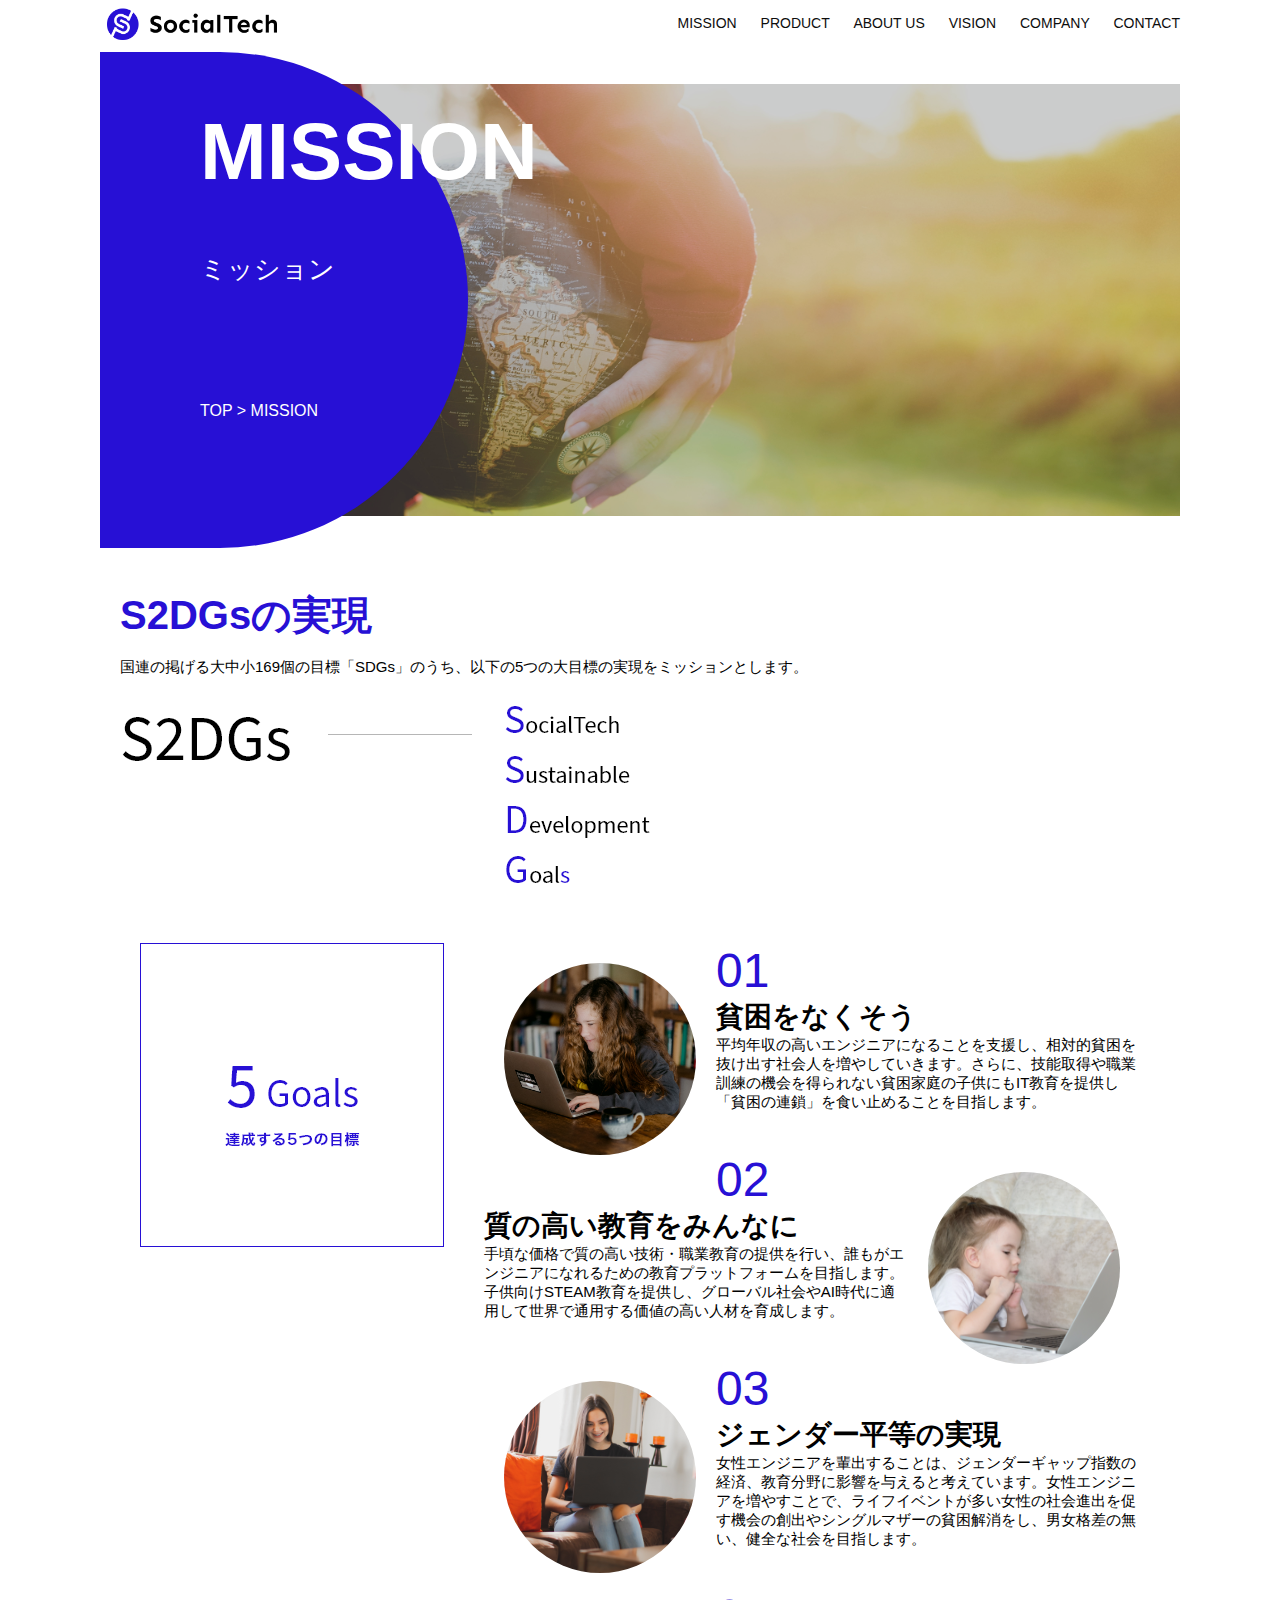
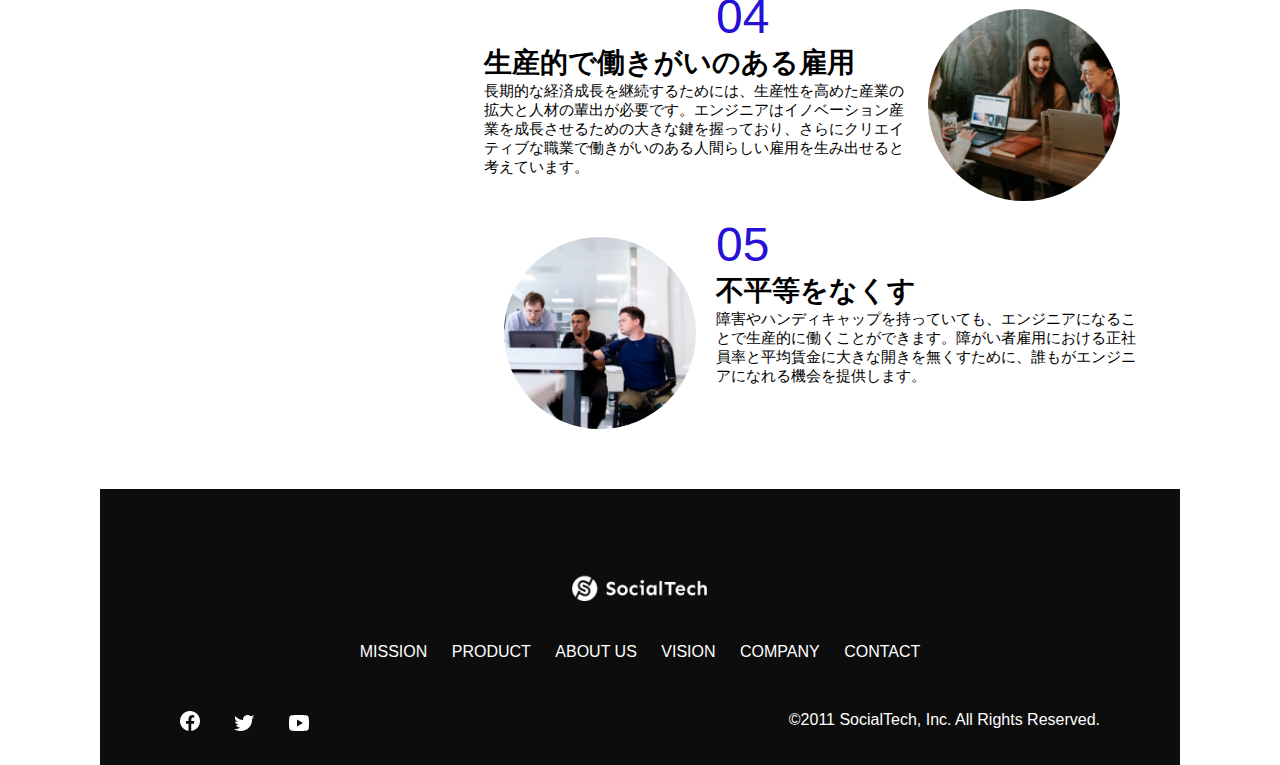
<file: mission.html>
<!DOCTYPE html>
  <html>
  <head>
    <title>SocialTech - MISSION ミッション -</title>
    <meta charset="UTF-8">
    <meta name="description" content="SocialTechが目指す5つの目標(S2DGs)を紹介します">
    <meta name="viewport" content="width=device-width, initial-scale=1.0">
    <link rel="stylesheet" href="style.css">
  </head>
  <body>
    <!-- ヘッダー -->
    <header>
      <!-- ロゴ -->
      <a href="index.html" id="logo"><img src="images/logo.png" alt="トップページに戻る"></a>

      <!-- PC用ナビゲーション -->
      <nav id="nav-pc">
        <a href="mission.html">MISSION</a>
        <a href="product.html">PRODUCT</a>
        <a href="index.html#aboutus">ABOUT US</a>
        <a href="index.html#vision">VISION</a>
        <a href="index.html#company">COMPANY</a>
        <a href="index.html#contact">CONTACT</a>
      </nav>
      <!-- スマホ用メニューボタン -->
      <img id="menu-sp" src="images/button-menu.png" alt="ナビゲーションを開く" onclick="document.getElementById('nav-sp').style.display = 'block'">

      <!-- スマホ用ナビゲーション -->
      <nav id="nav-sp">
        <img id="close" src="images/button-close.png" alt="ナビゲーションを閉じる" onclick="document.getElementById('nav-sp').style.display = 'none'">
        <a id="logo-sp" href="index.html" onclick="document.getElementById('nav-sp').style.display = 'none'"><img src="images/logo-sp.png" alt="トップページに戻る"></a>
        <a class="menu" haref="mission.html" onclick="document.getElementById('nav-sp').style.display = 'none'">MISSION</a>
        <a class="menu" haref="product.html" onclick="document.getElementById('nav-sp').style.display = 'none'">PRODUCT</a>
        <a class="menu" haref="index.html#aboutus" onclick="document.getElementById('nav-sp').style.display = 'none'">ABOUT US</a>
        <a class="menu" haref="index.html#vision" onclick="document.getElementById('nav-sp').style.display = 'none'">VISION</a>
        <a class="menu" haref="index.html#company" onclick="document.getElementById('nav-sp').style.display = 'none'">COMPANY</a>
        <a class="menu" haref="index.html#contact" onclick="document.getElementById('nav-sp').style.display = 'none'">CONTACT</a>
        <div id="sns">
          <a href="https://www.facebook.com/sejuku2013"><img src="images/button-facebook.png" alt="Facebookのリンク"></a>
          <a href="https://twitter.com/samuraijuku"><img src="images/button-twitter.png" alt="Twitterのリンク"></a>
          <a href="https://www.youtube.com/channel/UCCFOQO5aDK0xXam4cUQXT8g"><img src="images/button-youtube.png" alt="YouTubeのリンク"></a>
        </div>
      </nav>
    </header>
    <main>
      <article>
        <section id="mission-main">
          <div id="mission-title">
            <h1>MISSION</h1>
            <span>ミッション</span>
            <div>TOP > MISSION</div>
          </div>
        </section>
        <section id="mission-s2dgs">
          <h2 class="mission-h2">S2DGsの実現</h2>
          <p>国連の掲げる大中小169個の目標「SDGs」のうち、以下の5つの大目標の実現をミッションとします。</p>
          <img src="images/mission/mission-s2dgs.png" alt="S2DGs">
        </section>
        <section id="mission-5goals">
          <div>
            <img id="s2dgs-image" src="images/mission/mission-5goals.png" alt="5Goals">
          </div>
          <div>
            <div>
              <img class="fivegoals-image-left" src="images/mission/mission-5goals01.png" alt="PCを操作する女の子">
              <span class="fivegoals-number">01</span>
              <h3 class="fivegoals-h3">貧困をなくそう</h3>
              <p class="fivegoals-p">
                平均年収の高いエンジニアになることを支援し、相対的貧困を抜け出す社会人を増やしていきます。さらに、技能取得や職業訓練の機会を得られない貧困家庭の子供にもIT教育を提供し「貧困の連鎖」を食い止めることを目指します。
              </p>
            </div>
            <div>
              <img class="fivegoals-image-right" src="images/mission/mission-5goals02.png" alt="PCを見つめる小さい女の子">
              <span class="fivegoals-number">02</span>
              <h3 class="fivegoals-h3">質の高い教育をみんなに</h3>
              <p class="fivegoals-p">
                手頃な価格で質の高い技術・職業教育の提供を行い、誰もがエンジニアになれるための教育プラットフォームを目指します。子供向けSTEAM教育を提供し、グローバル社会やAI時代に適用して世界で通用する価値の高い人材を育成します。
              </p>
            </div>
            <div>
              <img class="fivegoals-image-left" src="images/mission/mission-5goals03.png" alt="PCを操作する女性">
              <span class="fivegoals-number">03</span>
              <h3 class="fivegoals-h3">ジェンダー平等の実現</h3>
              <p class="fivegoals-p">
                女性エンジニアを輩出することは、ジェンダーギャップ指数の経済、教育分野に影響を与えると考えています。女性エンジニアを増やすことで、ライフイベントが多い女性の社会進出を促す機会の創出やシングルマザーの貧困解消をし、男女格差の無い、健全な社会を目指します。
              </p>
            </div>
            <div>
              <img class="fivegoals-image-right" src="images/mission/mission-5goals04.png" alt="笑顔で話し合う3人の男女">
              <span class="fivegoals-number">04</span>
              <h3 class="fivegoals-h3">生産的で働きがいのある雇用</h3>
              <p class="fivegoals-p">
                長期的な経済成長を継続するためには、生産性を高めた産業の拡大と人材の輩出が必要です。エンジニアはイノベーション産業を成長させるための大きな鍵を握っており、さらにクリエイティブな職業で働きがいのある人間らしい雇用を生み出せると考えています。
              </p>
            </div>
            <div>
              <img class="fivegoals-image-left" src="images/mission/mission-5goals05.png" alt="">
              <span class="fivegoals-number">05</span>
              <h3 class="fivegoals-h3">不平等をなくす</h3>
              <p class="fivegoals-p">
                障害やハンディキャップを持っていても、エンジニアになることで生産的に働くことができます。障がい者雇用における正社員率と平均賃金に大きな開きを無くすために、誰もがエンジニアになれる機会を提供します。
              </p>
            </div>
          </div>
        </section>
      </article>
      <footer>
        <div id="footer-logo">
          <img src="images/logo-sp.png" alt="SocialTech">
        </div>
        <div id="footer-link">
          <a href="mission.html">MISSION</a>
          <a href="product.html">PRODUCT</a>
          <a href="index.html#aboutus">ABOUT US</a>
          <a href="index.html#vision">VISION</a>
          <a href="index.html#company">COMPANY</a>
          <a href="index.html#contact">CONTACT</a>
        </div>
        <div id="sns-footer">
          <a href="https://www.facebook.com/sejuku2013"><img src="images/button-facebook.png" alt="Facebookのリンク"></a>
          <a href="https://twitter.com/samuraijuku"><img src="images/button-twitter.png" alt="Twitterのリンク"></a>
          <a href="https://www.youtube.com/channel/UCCFOQO5aDK0xXam4cUQXT8g"><img src="images/button-youtube.png" alt="YouTubeのリンク"></a>
          <span id="copyright">&copy;2011 SocialTech, Inc. All Rights Reserved.</span>
        </div>
      </footer>
    </main>
  </body>
  </html>
</file>
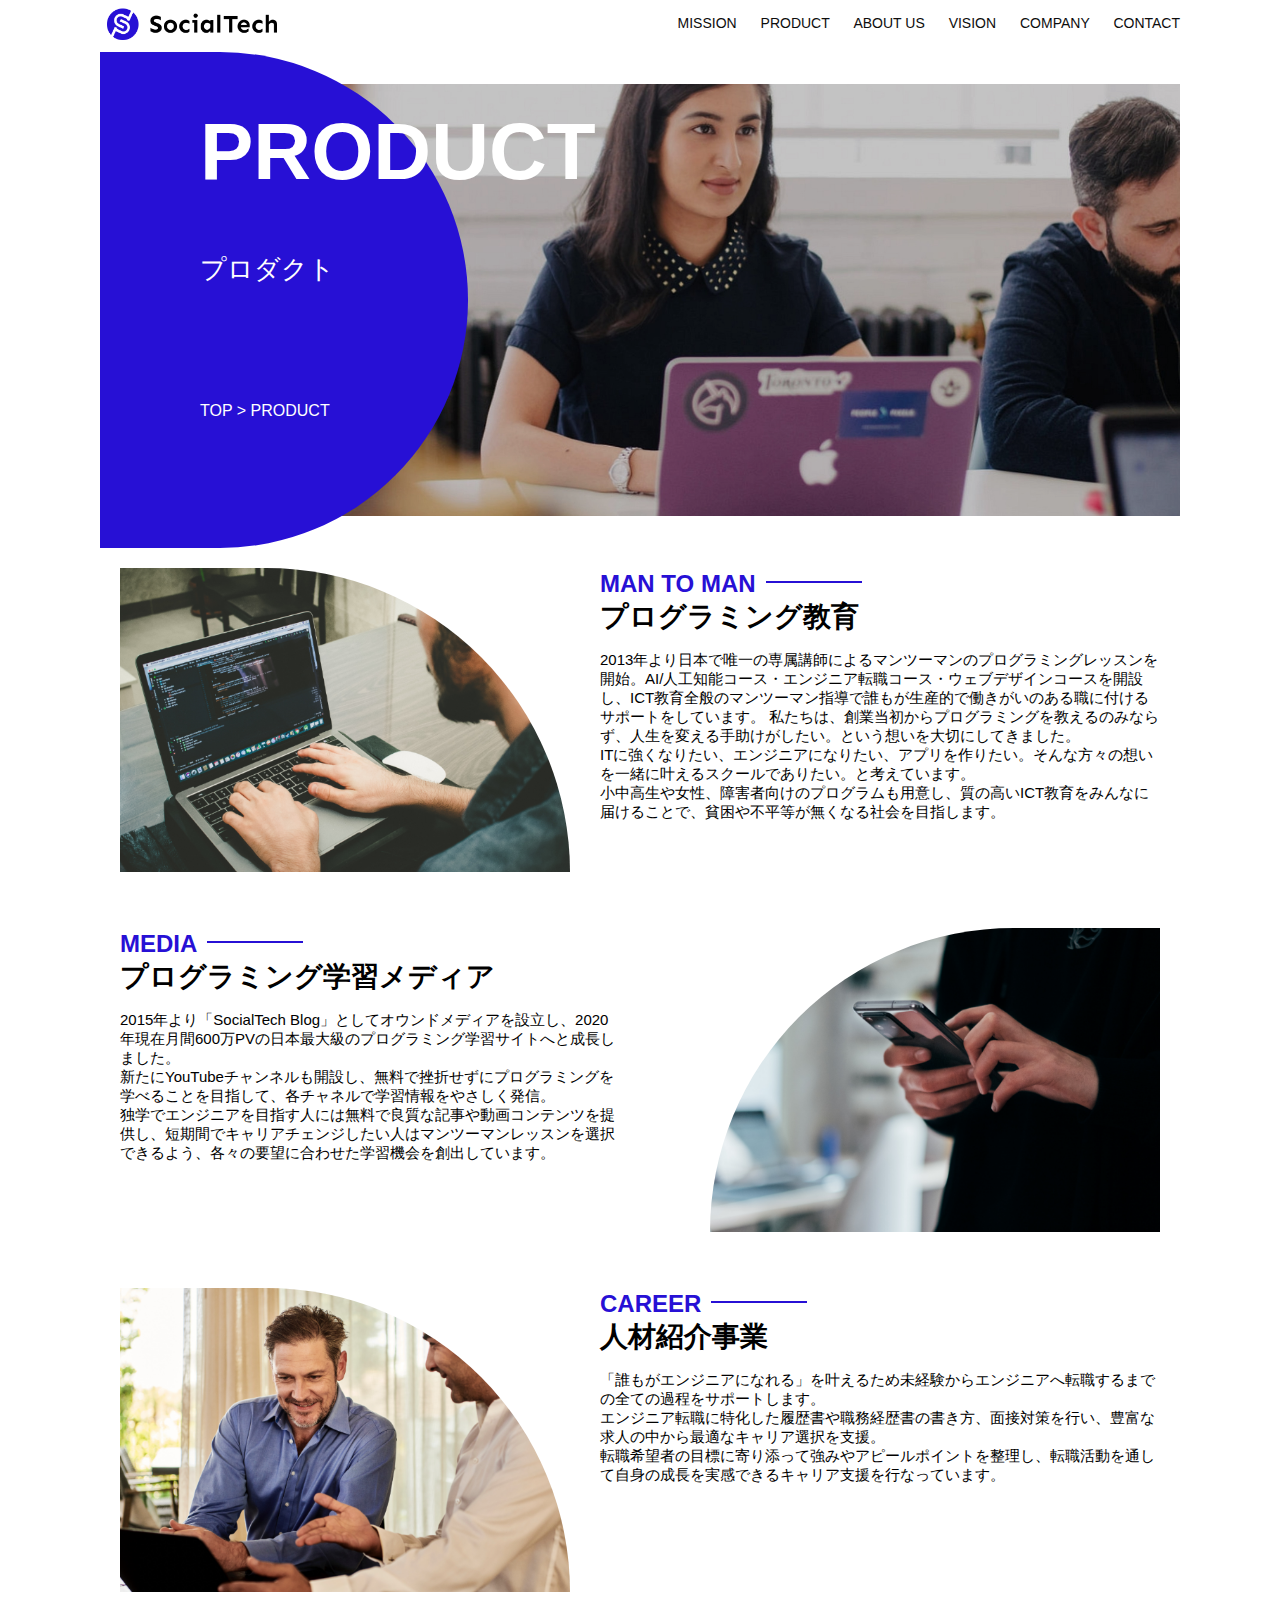
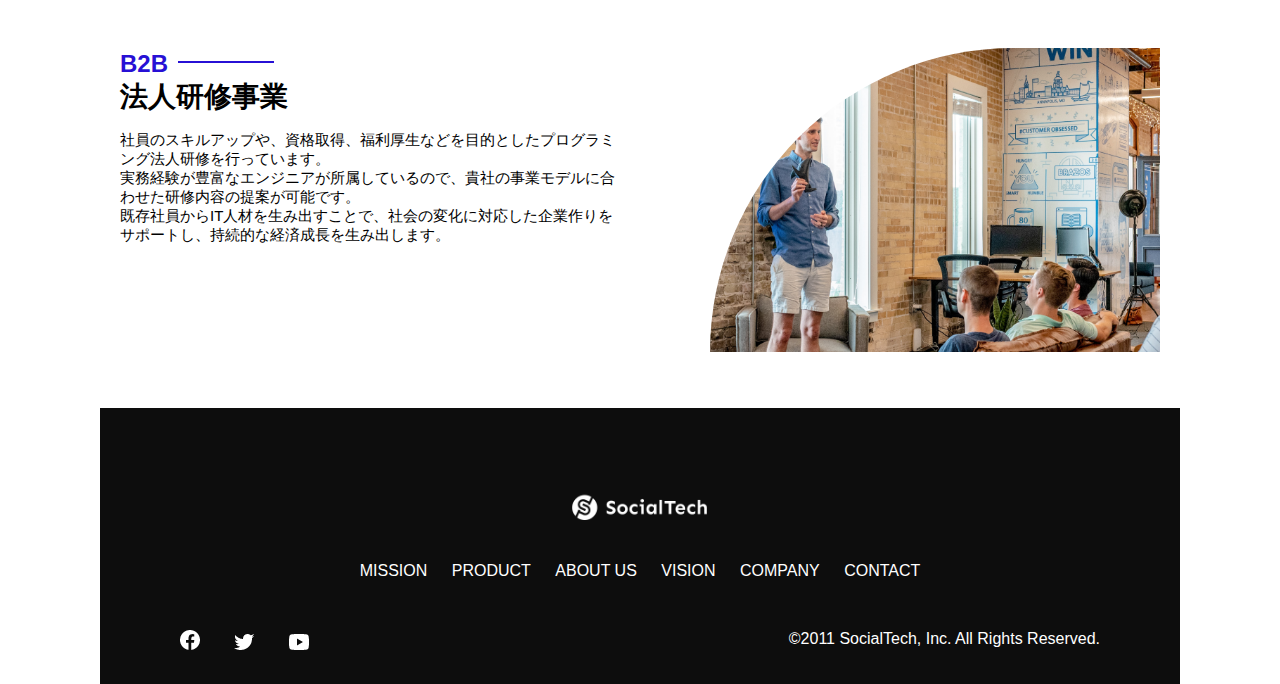
<file: product.html>
<!DOCTYPE html>
  <html>
  <head>
    <title>SocialTech -PRODUCT プロダクト-</title>
    <meta charset="UTF-8">
    <meta name="description" content="SocialTechの4つのプロダクトを紹介します">
    <meta name="viewport" content="width=device-width, initial-scale=1.0">
    <link rel="stylesheet" href="style.css">
  </head>
  <body>
    <!-- ヘッダー -->
    <header>
      <!-- ロゴ -->
      <a href="index.html" id="logo"><img src="images/logo.png" alt="トップページに戻る"></a>

      <!-- PC用ナビゲーション -->
      <nav id="nav-pc">
        <a href="mission.html">MISSION</a>
        <a href="product.html">PRODUCT</a>
        <a href="index.html#aboutus">ABOUT US</a>
        <a href="index.html#vision">VISION</a>
        <a href="index.html#company">COMPANY</a>
        <a href="index.html#contact">CONTACT</a>
      </nav>
      <!-- スマホ用メニューボタン -->
      <img id="menu-sp" src="images/button-menu.png" alt="ナビゲーションを開く" onclick="document.getElementById('nav-sp').style.display = 'block'">

      <!-- スマホ用ナビゲーション -->
      <nav id="nav-sp">
        <img id="close" src="images/button-close.png" alt="ナビゲーションを閉じる" onclick="document.getElementById('nav-sp').style.display = 'none'">
        <a id="logo-sp" href="index.html" onclick="document.getElementById('nav-sp').style.display = 'none'"><img src="images/logo-sp.png" alt="トップページに戻る"></a>
        <a class="menu" haref="mission.html" onclick="document.getElementById('nav-sp').style.display = 'none'">MISSION</a>
        <a class="menu" haref="product.html" onclick="document.getElementById('nav-sp').style.display = 'none'">PRODUCT</a>
        <a class="menu" haref="index.html#aboutus" onclick="document.getElementById('nav-sp').style.display = 'none'">ABOUT US</a>
        <a class="menu" haref="index.html#vision" onclick="document.getElementById('nav-sp').style.display = 'none'">VISION</a>
        <a class="menu" haref="index.html#company" onclick="document.getElementById('nav-sp').style.display = 'none'">COMPANY</a>
        <a class="menu" haref="index.html#contact" onclick="document.getElementById('nav-sp').style.display = 'none'">CONTACT</a>
        <div id="sns">
          <a href="https://www.facebook.com/sejuku2013"><img src="images/button-facebook.png" alt="Facebookのリンク"></a>
          <a href="https://twitter.com/samuraijuku"><img src="images/button-twitter.png" alt="Twitterのリンク"></a>
          <a href="https://www.youtube.com/channel/UCCFOQO5aDK0xXam4cUQXT8g"><img src="images/button-youtube.png" alt="YouTubeのリンク"></a>
        </div>
      </nav>
    </header>
    <main>
      <article>
        <section id="product-main">
          <div id="product-title">
            <h1>PRODUCT</h1>
            <span>プロダクト</span>
            <div>TOP > PRODUCT</div>
          </div>
        </section>
        <section class="product-section1">
          <img src="images/product/product-mantoman.png" alt="PCでコードを書く男性">
          <div>
            <h2 class="product-h2">MAN TO MAN</h2>
            <h3 class="product-h3">プログラミング教育</h3>
            <p>
              2013年より日本で唯一の専属講師によるマンツーマンのプログラミングレッスンを開始。AI/人工知能コース・エンジニア転職コース・ウェブデザインコースを開設し、ICT教育全般のマンツーマン指導で誰もが生産的で働きがいのある職に付けるサポートをしています。
              私たちは、創業当初からプログラミングを教えるのみならず、人生を変える手助けがしたい。という想いを大切にしてきました。<br>ITに強くなりたい、エンジニアになりたい、アプリを作りたい。そんな方々の想いを一緒に叶えるスクールでありたい。と考えています。<br>小中高生や女性、障害者向けのプログラムも用意し、質の高いICT教育をみんなに届けることで、貧困や不平等が無くなる社会を目指します。
            </p>
          </div>
        </section>
        <section class="product-section2">
          <div>
            <h2 class="product-h2">MEDIA</h2>
            <h3 class="product-h3">プログラミング学習メディア</h3>
            <p>2015年より「SocialTech
              Blog」としてオウンドメディアを設立し、2020年現在月間600万PVの日本最大級のプログラミング学習サイトへと成長しました。<br>新たにYouTubeチャンネルも開設し、無料で挫折せずにプログラミングを学べることを目指して、各チャネルで学習情報をやさしく発信。<br>独学でエンジニアを目指す人には無料で良質な記事や動画コンテンツを提供し、短期間でキャリアチェンジしたい人はマンツーマンレッスンを選択できるよう、各々の要望に合わせた学習機会を創出しています。
            </p>
          </div>
          <img src="images/product/product-media.png" alt="スマートフォンを操作する人">
        </section>
        <section class="product-section1">
          <img src="images/product/product-career.png" alt="笑顔で話し合う2人の男性">
          <div>
            <h2 class="product-h2">CAREER</h2>
            <h3 class="product-h3">人材紹介事業</h3>
            <p>
              「誰もがエンジニアになれる」を叶えるため未経験からエンジニアへ転職するまでの全ての過程をサポートします。<br>エンジニア転職に特化した履歴書や職務経歴書の書き方、面接対策を行い、豊富な求人の中から最適なキャリア選択を支援。<br>転職希望者の目標に寄り添って強みやアピールポイントを整理し、転職活動を通して自身の成長を実感できるキャリア支援を行なっています。<br>
            </p>
          </div>
        </section>
        <section class="product-section2">
          <div>
            <h2 class="product-h2">B2B</h2>
            <h3 class="product-h3">法人研修事業</h3>
            <p>
              社員のスキルアップや、資格取得、福利厚生などを目的としたプログラミング法人研修を行っています。<br>実務経験が豊富なエンジニアが所属しているので、貴社の事業モデルに合わせた研修内容の提案が可能です。<br>既存社員からIT人材を生み出すことで、社会の変化に対応した企業作りをサポートし、持続的な経済成長を生み出します。
            </p>
          </div>
          <img src="images/product/product-b2b.png" alt="講演中の男性とそれを聴く人々">
        </section>
      </article>
      <footer>
        <div id="footer-logo">
          <img src="images/logo-sp.png" alt="SocialTech">
        </div>
        <div id="footer-link">
          <a href="mission.html">MISSION</a>
          <a href="product.html">PRODUCT</a>
          <a href="index.html#aboutus">ABOUT US</a>
          <a href="index.html#vision">VISION</a>
          <a href="index.html#company">COMPANY</a>
          <a href="index.html#contact">CONTACT</a>
        </div>
        <div id="sns-footer">
          <a href="https://www.facebook.com/sejuku2013"><img src="images/button-facebook.png" alt="Facebookのリンク"></a>
          <a href="https://twitter.com/samuraijuku"><img src="images/button-twitter.png" alt="Twitterのリンク"></a>
          <a href="https://www.youtube.com/channel/UCCFOQO5aDK0xXam4cUQXT8g"><img src="images/button-youtube.png" alt="YouTubeのリンク"></a>
          <span id="copyright">&copy;2011 SocialTech, Inc. All Rights Reserved.</span>
        </div>
      </footer>
    </main>
  </body>
  </html>
</file>
<file: style.css>
/* PC, スマホ共通スタイル */
body {
  font-family: "Source Sans Pro", "Hiragino Kaku Gothic ProN", Meiryo, Arial, sans-serif;
}

p {
  font-size: 15px;
}

/*=========================
PC用のスタイル
=========================*/
@media screen and (min-width: 768px) {
/* PC用カルーセル設定 */
.carousel {
  width: 885px;
  margin-left: 20px;
}

.carouselImg {
  width: 885px;
}

/* 横幅設定 */
body {
  max-width: 1080px;
  min-width: 960px;
  margin: 0 auto 0 auto;
}

/* ヘッダー */
header {
  display: flex;
  justify-content: space-between;
}

/* ナビゲーションのレイアウト */
#nav-pc {
  text-align: right;
  font-size: 14px;
  padding-top: 15px;
}

/* ナビゲーションのリンクの装飾設定 */
#nav-pc > a {
  text-decoration: none;
  margin-left: 20px;
}

#nav-pc > a:link {
  color: #0d0d0d;
}

#nav-pc > a:visited {
  color: #0d0d0d;
}

#nav-pc > a:hover {
  color: #0d0d0d;
  text-decoration: underline;
}

#nav-pc > a:active {
  color: #0d0d0d;
}

/* スマホ用ナビを非表示 */
#nav-sp,
#menu-sp {
  display: none;
}

/* メインビジュアル */
#main-visual {
  position: relative;
  height: 400px;
}

#main-message {
  position: absolute;
  top: 0;
  left: 0;
  background-color: #2710d5;
  color: #ffffff;
  border-radius: 0 0 476px 0;
  max-width: 620px;
  height: 100%;
  width: 100%;
  z-index: 11;
}

#main-message > h1 {
  font-size: 60px;
  font-weight: bold;
  margin: 100px 0 0 50px;
}

#main-message > p {
  font-size: 20px;
  margin: 0 0 0 50px;
}

#main-visual > img {
  max-width: 620px;
  border-radius: 476px 0 0 0;
  position: absolute;
  top: 0;
  right: 0;
  z-index: 10;
}

/* 見出し */
h2 {
  margin: 40px 0 0 0;
}

h2::after {
  content: url("images/line.png");
  margin-left: 10px;
}

h3 {
  font-size: 27px;
}

/* ミッション */
#mission {
  margin: 80px auto 80px auto;
  width: 100%;
}

#mission-flex {
  width: 100%;
  display: flex;
}

#mission-flex > div {
  width: 50%;
  margin: 20px;
}

#mission-photo {
  width: 100%;
}

#s2dgs {
  margin-top: 50px;
}

/* PRODUCT */
#product {
  background-color: #fafafa;
  width: 100%;
  margin: 80px 0 80px 0;
  padding: 10px 40px 0 40px;
}

/* 外枠 */
#product > div {
  margin-top: 40px;
  display: flex;
}

/* 左のカラム */
#product-left {
  width: 50%;
  margin-right: 20px; 
}

/* 右のカラム */
#product-right {
  width: 50%;
  margin-left: 20px;
  margin-top: 80px;
}

/* 画像+説明の枠 */
#product-left > div {
  position: relative;
  height: 480px;
  margin-right: 20px;
}

#product-right > div {
  position: relative;
  height: 480px;
  margin-left: 20px;
}

/* 画像 */
.product-photo {
  width: 100%;
}

/* 説明文の枠 */
.product-explain {
  background-color: #ffffff;
  position: absolute;
  left: 0;
  top: 280px;
  margin: 0 40px;
  padding: 20px;
  box-shadow: 5px 5px 10px rgba(0, 0, 0, 0.05);
}

/* 説明文の英語 */
.product-explain > span {
  color: #2710d5;
  font-weight: bold;
  font-size: 16px;
  margin: 0;
}

/* 説明文の見出し */
.product-explain > h3 {
  margin: 5px 0;
}

/* 説明文 */
.product-explain > p {
  margin: 0;
}

/* 「もっとみる」ボタン */
#product-more {
  margin: 0 auto -42px;
}

/* About Us */
#aboutus {
  margin: 80px auto;
}

/* 3つの組織文化と画像を入れる枠 */
#aboutus > div {
  display: flex;
}

/* 画像 */
.culture-img {
  width: 100%;
  align-self: flex-start;
}

.culture-img2 {
  margin-top: 50px;
  width: 100%;
}

/* 3つの組織文化の表 */
.culture-table {
  max-width: 500px;
  margin-right: 50px;
}

/* 番号 */
.culture-num {
  font-size: 80px;
  color: #2710d5;
  margin-right: 20px;
}

/* 組織文化英語 */
.culture-en {
  color: #2710d5;
  font-weight: bold;
  font-size: 24px;
  display: block;
}

/* 組織文化日本語 */
.culture-jp {
  font-size: 28px;
  font-weight: bold;
}

/* 説明文 */
.culture-description {
  margin: 0;
}

/* VISION */
#vision {
  margin: 80px auto;
}

/* セクション内の外枠 */
#vision > div {
  width: 100%;
  display: flex;
  justify-content: space-between;
  flex-wrap: wrap;
}

/* 7つの行動指針の枠 */
.vision-box {
  width: 300px;
  height: 300px;
  margin-bottom: 30px;
  position: relative;
}

.vision-box > img {
  width: 100%;
  height: auto;
  position: absolute;
  top: 0;
  left: 0;
  z-index: 30;
}

.vision-box > span {
  position: absolute;
  top: 0;
  left: 0;
  z-index: 31;
  margin-right: 20px;
}

.vision-box > span > h4 {
  color: #2710d5;
  font-size: 19px;
  margin-top: 80px;
}

.vision-box > span > h4::first-letter {
  font-size: 40px;
}

.vision-box > span > h5 {
  font-size: 20px;
  margin: 0;
}

.vision-box > span > p {
  margin-top: 10px;
}

/* company */
#company {
  margin: 80px auto;
}

#company-table {
  width: 100%;
}

.tableheader {
  text-align: left;
  padding: 20px;
  border-bottom: 1px solid #2710d5;
  width: 100px;
}

.tableheader-first {
  text-align: left;
  padding: 20px;
  border-bottom: 1px solid #2710d5;
  border-top: 1px solid #2710d5;
  width: 100px;
}

.cell {
  padding: 30px;
  border-bottom: 1px solid #ececec;
}

.cell-first {
  padding: 30px;
  border-bottom: 1px solid #ececec;
  border-top: 1px solid #ececec;
}

#company > iframe {
  width: 100%;
  height: 368px;
  margin-top: 40px;
}

/* お問い合わせ */
#contact {
  margin: 80px auto 80px auto;
}

/* 外枠 */
#contact > form > div {
  display: flex;
  flex-direction: row;
  flex-wrap: wrap;
  padding-bottom: 30px;
}

/* 左列の見出し */
.contact-heading {
  width: 240px;
  align-self: center;
}

/* 見出しのラベル */
.contact-label {
  font-weight: bold;
}

/* 必須 */
.contact-span {
  color: #ce2222;
  margin: 0 0 0 20px;
  font-weight: bold;
}

/* テキストボックス */
.contact-textbox {
  border-top: 0;
  border-left: 0;
  border-right: 0;
  border-bottom-width: 1px;
  border-bottom-color: #707070;
  border-bottom-style: solid;
  background-color: #fafafa;
  width: 400px;
  height: 56px;
}

/* お問い合わせ内容のテキストエリア */
.contact-textarea {
  border-top: 0;
  border-left: 0;
  border-right: 0;
  border-bottom-width: 1px;
  border-bottom-color: #707070;
  border-bottom-style: solid;
  background-color: #fafafa;
  width: 400px;
  height: 200px;
}

/* 個人情報の取り扱い */
details {
  width: 700px;
}

details > div {
  background-color: #fafafa;
  padding: 20px;
}

details > div > span {
  font-weight: bold;
}

/* Footer */
footer {
  background-color: #0d0d0d;
  text-align: center;
  padding: 80px 80px 30px 80px;
}

#footer-logo {
  margin-bottom: 30px;
}

#footer-link {
  margin-bottom: 50px;
}

#footer-link > a {
  text-decoration: none;
  margin: 10px;
}

#footer-link > a:link {
  color: #ffffff;
}

#footer-link > a:visited {
  color: #ffffff;
}

#footer-link > a:hover {
  color: #ffffff;
  text-decoration: underline;
}

#footer-link > a:active {
  color: #ffffff;
}

#sns-footer {
  text-align: left;
  width: 100%;
}

#sns-footer > a {
  margin-right: 30px;
}

#copyright {
  color: #ffffff;
  float: right;
}

/* mission.html用スタイル */
/* ミッションのメインビジュアル */
#mission-main {
  height: 496px;
  width: 100%;
  background-image: url("images/mission/mission-main.png");
  background-repeat: no-repeat;
  background-position-y: center;
}

#mission-title {
  background-color: #2710d5;
  width: 368px;
  color: #ffffff;
  height: 496px;
  border-radius: 0 248px 248px 0;
  position: relative;
}

#mission-title > h1 {
  position: absolute;
  top: 0;
  left: 100px;
  font-size: 80px;
}

#mission-title > span {
  position: absolute;
  top: 200px;
  left: 100px;
  font-size: 26px;
}

#mission-title > div {
  position: absolute;
  top: 350px;
  left: 100px;
  font-size: 16px;
}

#mission-s2dgs {
  width: 100%;
  margin: 20px;
}

.mission-h2 {
  color: #2710d5;
  font-size: 40px;
}

.mission-h2::after {
  content: none;
}

#mission-5goals {
  margin: 20px;
  display: flex;
}

#mission-5goals > div {
  flex-grow: 1;
  padding: 20px;
}

#mission-5goals > div > div {
  margin-bottom: 40px;
}

.fivegoals-image-right {
  float: right;
  margin: 20px;
}

.fivegoals-image-left {
  float: left;
  margin: 20px;
}

.fivegoals-number { 
  color: #2710d5;
  font-size: 48px;
  margin: 0;
}

.fivegoals-h3 {
  font-size: 28px;
  margin: 0;
}

.fivegoals-p {
  margin: 0;
}

/* プロダクトページ */
#product-main {
  height: 496px;
  width: 100%;
  background-image: url("images/product/product-main.png");
  background-repeat: no-repeat;
  background-position-y: center;
}

#product-title {
  background-color: #2710d5;
  width: 368px;
  color: #ffffff;
  height: 496px;
  border-radius: 0 248px 248px 0;
  position: relative;
}

#product-title > h1 {
  position: absolute;
  top: 0;
  left: 100px;
  font-size: 80px;
}

#product-title > span {
  position: absolute;
  top: 200px;
  left: 100px;
  font-size: 26px;
}

#product-title > div {
  position: absolute;
  top: 350px;
  left: 100px;
  font-size: 16px;
}

/* セクション1 */
.product-section1 {
  position: relative;
  margin: 20px;
  height: 340px;
}

.product-section1 > img {
  position: absolute;
  top: 0;
  left: 0;
  width: 450px;
  margin: 0 40px 30px 0;
  border-radius: 0 432px 0 0;
}

.product-section1 > div {
  position: absolute;
  top: 0;
  left: 480px;
}

/* セクション2 */
.product-section2 {
  position: relative;
  margin: 20px;
  height: 340px;
}

.product-section2 > img {
  position: absolute;
  top: 0;
  right: 0;
  width: 450px;
  margin: 0 0 30px 40px;
  border-radius: 432px 0 0 0;
}

.product-section2 > div {
  width: 500px;
  position: absolute;
  top: 0;
  left: 0;
}

.product-h2 {
  color: #2710d5;
  font-size: 24px;
  margin: 0;
}

.product-h3 {
  font-size: 28px;
  margin: 0;
}
}

/*===================
スマートフォン用のスタイル
+++++++++++++++++++ */
@media screen and (max-width: 767px) {
  /* スマホ用カルーセル設定 */
  .carousel {
    width: 375px;
    margin: 0 auto 0 auto;
  }

  .carouselImg {
    width: 375px;
  }

  body {
    min-width: 375px;
    margin: 0;
  }

  /* PC用ナビゲーション非表示 */
  #nav-pc {
    display: none;
  }

  /* ハンバーガーメニュー */
  #menu-sp {
    position: absolute;
    top: 0px;
    right: 0px;
  }

  /* スマホ用ナビゲーションの表示切り替え */
  /* 初期状態、レイアウトと非表示設定 */
  #nav-sp {
    background-color: #2710d5;
    position: absolute;
    top: 0;
    left: 0;
    width: 100%;
    height: 100%;
    display: none;
    z-index: 100;
  }

  #close {
    position: absolute;
    top: 20px;
    right: 20px;
  }

  /* ナビゲーションメニュー用ロゴ */
  #logo-sp {
    margin: 80px 0 30px 20px;
  }

  /* ナビゲーションのリンクの装飾設定 */
  #nav-sp > a {
    display: block;
  }

  #nav-sp > a:link {
    color: #ffffff;
  }

  #nav-sp > a:visited {
    color: #ffffff;
    text-decoration: underline;
  }

  #nav-sp > a:hover {
    color: #ffffff;
    text-decoration: underline;
  }

  #nav-sp > a:active {
    color: #ffffff;
  }

  #nav-sp > .menu {
    text-decoration: none;
    display: block;
    margin: 0 20px 0 20px;
    height: 44px;
    font-size: 16px;
    background-image: url("images/arrow.png");
    background-repeat: no-repeat;
    background-position: right top;
  }

  #sns {
    position: absolute;
    bottom: 20px;
    left: 20px;
  }

  #sns > a {
    margin-right: 30px;
  }

  /* メインビジュアル */
  #main-visual {
    position: relative;
    height: 470px;
    width: 100%;
    overflow: hidden;
  }

  #main-visual > div {
    position: absolute;
    top: 0;
    left: 0;
    background-color: #2710d5;
    color: white;
    border-radius: 0 0 476px 0;
    text-align: center;
    height: 280px;
    width: 100%;
    z-index: 11;
  }

  #main-visual > div > h1 {
    font-size: 28px;
    margin: 90px 0 0 0;
  }

  #main-visual > div > p {
    margin: 0;
  }

  #main-visual > img {
    width: 100%;
    border-radius: 476px 0 0 0;
    z-index: 10;
    position: absolute;
    bottom: 0;
    right: 0;
  }

  /* 見出し */
  h2::after {
    content: url("images/line.png");
    margin-left: 10px;
  }

  h3 {
    font-size: 24px;
    margin: 10px 0 0 0;
  }

  /* ミッション */
  #mission {
    margin: 20px;
  }

  #mission-photo {
    width: 100%;
  }

  #s2dgs {
    width: 100%;
  }

  /* プロダクト */
  #product {
    background-color: #fafafa;
    padding-top: 10px;
  }

  #product h2 {
    margin-left: 20px;
  }

  /* 外枠 */
  /* 左右のカラム スマホでは縦並び */
  #product-left,
  #product-right {
    margin-right: 20px;
    margin-left: 20px;
  }

  /* 画像+説明の枠 */
  #product-left > div,
  #product-right > div {
    position: relative;
    height: 540px;
  }

  /* 説明文の枠 */
  .product-explain {
    background-color: #ffffff;
    position: absolute;
    left: 0;
    bottom: 50px;
    padding: 20px;
    box-shadow: 5px 5px 10px rgba(0, 0, 0, 0.05);
  }

  .product-explain > span {
    color: #2710d5;
    font-weight: bold;
    font-size: 16px;
    margin: 0px;
  }

  .product-explain > h3 {
    margin: 10px 0 10px 0;
  }

  /* 画像 */
  .product-photo {
    width: 100%;
  }

  #product-more > img {
    margin: 0 0 -42px 20px;
  }

  /* ABOUT US */
  #aboutus {
    margin: 80px 20px 80px 20px;
  }

  #aboutus > div {
    display: flex;
    flex-direction: column;
  }

  .culture-table {
    width: 100%;
    padding-right: 20px;
    order: 2;
  }

  .culture-img {
    width: 100%;
    order: 1;
  }

  .culture-img2 {
    width: 100%;
  }

  .culture-num {
    font-size: 80px;
    color: #2710d5;
  }

  .culture-en {
    color: #2710d5;
    font-weight: bold;
    font-size: 24px;
    display: block;
  }

  .culture-jp {
    display: block;
  }

  .culture-description {
    margin: 0;
  }

  /* ビジョン */
  #vision {
    margin: 80px 20px 80px 20px;
  }

  .vision-box {
    width: 300px;
    height: 300px;
    margin-bottom: 30px;
    position: relative;
  }

  .vision-box > img {
    width: 100%;
    height: auto;
    position: absolute;
    top: 0;
    left: 0;
    z-index: 30;
  }

  .vision-box > span {
    position: absolute;
    top: 0;
    left: 0;
    z-index: 31;
    margin-right: 20px;
  }

  .vision-box > span > h4 {
    color: #2710d5;
    font-size: 19px;
    margin: 60px 0 0 0;
  }

  .vision-box > span > h5 {
    font-size: 20px;
    margin: 0 0 0 0;
  }

  .vision-box > span > p {
    margin: 10px 0 0 0;
  }

  /* 会社概要 */
  #company {
    margin: 0 20px 0 20px;
  }

  #company > h3 {
    margin-bottom: 20px;
  }

  #company > table {
    width: 100%;
  }

  .tableheader-first {
    text-align: left;
    padding: 20px;
    border-bottom: 1px solid #2710d5;
    border-top: 1px solid #2710d5;
  }

  .tableheader {
    text-align: left;
    padding: 20px;
    border-bottom: 1px solid #2710d5;
    width: 50px;
  }

  .cell {
    padding: 20px;
    border-bottom: 1px solid #ececec;
  }

  .cell-first {
    padding: 20px;
    border-bottom: 1px solid #ececec;
  }

  #company > iframe {
    width: 100%;
    height: 240px;
    margin: 40px 0 0 0;
  }

  /* お問い合わせ */
  #contact {
    margin: 80px 20px 80px 20px;
  }

  #contact > h3 {
    margin-bottom: 20px;
  }

  #contact > form > div {
    margin-bottom: 20px;
  }

  .contact-heading {
    margin-bottom: 20px;
  }

  /* ラベル */
  .contact-label {
    font-weight: bold;
  }

  /* 必須 */
  .contact-span {
    color: #ce2222;
    margin: 0 0 0 20px;
    font-weight: bold;
  }

  .contact-textbox {
    height: 56px;
    border: 0;
    background-color: #fafafa;
    border-bottom: 1px solid #707070;
    min-width: 300px;
    width: 100%;
  }

  .contact-textarea {
    height: 150px;
    border-top: 0;
    border-left: 0;
    border-right: 0;
    background-color: #fafafa;
    width: 100%;
  }

  .radiobutton {
    margin-bottom: 20px;
  }

  .radiobutton + label::after {
    content: "\A";
    white-space: pre;
  }

  /* フッター */
  footer {
    background-color: #0d0d0d;
    padding: 30px 20px 50px 20px;
  }

  #footer-logo {
    margin-bottom: 30px;
  }

  #footer-link {
    margin-bottom: 50px;
  }

  #footer-link > a {
    text-decoration: none;
    margin: 0 20px 30px 0;
    display: block;
    background-image: url("images/arrow.png");
    background-repeat: no-repeat;
    background-position: right top;
  }

  #footer-link > a:link {
    color: #ffffff;
  }

  #footer-link > a:visited {
    color: #ffffff;
  }

  #footer-link > a:hover {
    color: #ffffff;
    text-decoration: underline;
  }

  #footer-link > a:active {
    color: #ffffff;
  }

  #sns-footer {
    display: block;
    width: 100%;
  }

  #sns-footer > a {
    margin-right: 30px;
  }

  #copyright {
    font-size: 12px;
    display: block;
    margin-top: 30px;
    color: #ffffff;
  }

  /* mission.html用スタイル */
  /* ミッションのメインビジュアル */
  #mission-main {
    height: 256px;
    width: 100%;
    background-image: url("images/mission/mission-main.png");
    background-repeat: no-repeat;
    background-position-y: center;
    background-size: auto 208px;
  }

  #mission-title {
    background-color: #2710d5;
    width: 136px;
    color: #ffffff;
    height: 256px;
    border-radius: 0 248px 248px 0;
    position: relative;
  }

  #mission-title > h1 {
    position: absolute;
    top: 0;
    left: 20px;
    font-size: 40px;
  }

  #mission-title > span {
    position: absolute;
    top: 110px;
    left: 20px;
    font-size: 18px;
  }

  #mission-title > div {
    position: absolute;
    top: 180px;
    left: 20px;
    font-size: 13px;
  }

  /* ミッションページ S2DGSの設定 */
  #mission-s2dgs {
    margin: 20px;
  }

  .mission-h2 {
    color: #2710d5;
    font-size: 38px;
    margin: 0px;
  }

  .mission-h2::after {
    content: none;
  }

  #mission-s2dgs > img {
    width: 100%;
  }

  /* ミッションページ 5Goalsの設定 */
  #mission-5goals {
    margin: 20px;
  }

  #mission-5goals > div > div {
    margin-bottom: 40px;
  }

  #s2dgs-image {
    width: 100%;
  }

  .fivegoals-image-right {
    margin: 20px auto 20px auto;
    display: block;
  }

  .fivegoals-image-left {
    margin: 20px auto 20px auto;
    display: block;
  }

  .fivegoals-number {
    color: #2710d5;
    font-size: 48px;
    margin: 0;
  }

  .fivegoals-h3 {
    font-size: 28px;
    margin: 0;
  }

  .fivegoals-p {
    margin: 0;
  }

  /* プロダクトページ */
  #product-main {
    height: 256px;
    width: 100%;
    background-image: url("images/product/product-main.png");
    background-repeat: no-repeat;
    background-position-y: center;
    background-size: auto 208px;
  }

  #product-title {
    background-color: #2710d5;
    width: 136px;
    color: #ffffff;
    height: 256px;
    border-radius: 0 248px 248px 0;
    position: relative;
  }

  #product-title > h1 {
    position: absolute;
    top: 0;
    left: 20px;
    font-size: 40px;
  }

  #product-title > span {
    position: absolute;
    top: 110px;
    left: 20px;
    font-size: 18px;
  }

  #product-title > div {
    position: absolute;
    top: 180px;
    left: 20px;
    font-size: 13px;
  }

  .product-section1 {
    margin: 20px;
  }

  .product-section1 > img {
    width: 100%;
    border-radius: 0 300px 0 0;
  }

  .product-section2 {
    margin: 20px;
    display: flex;
    flex-direction: column;
  }

  .product-section2 > img {
    order: 1;
    width: 100%;
    border-radius: 300px 0 0 0;
  }

  .product-section2 > div {
    order: 2;
  }

  .product-h2 {
    color: #2710d5;
    font-size: 24px;
    margin: 0;
  }

  .product-h3 {
    font-size: 28px;
    margin: 0;
  }
}
</file>
